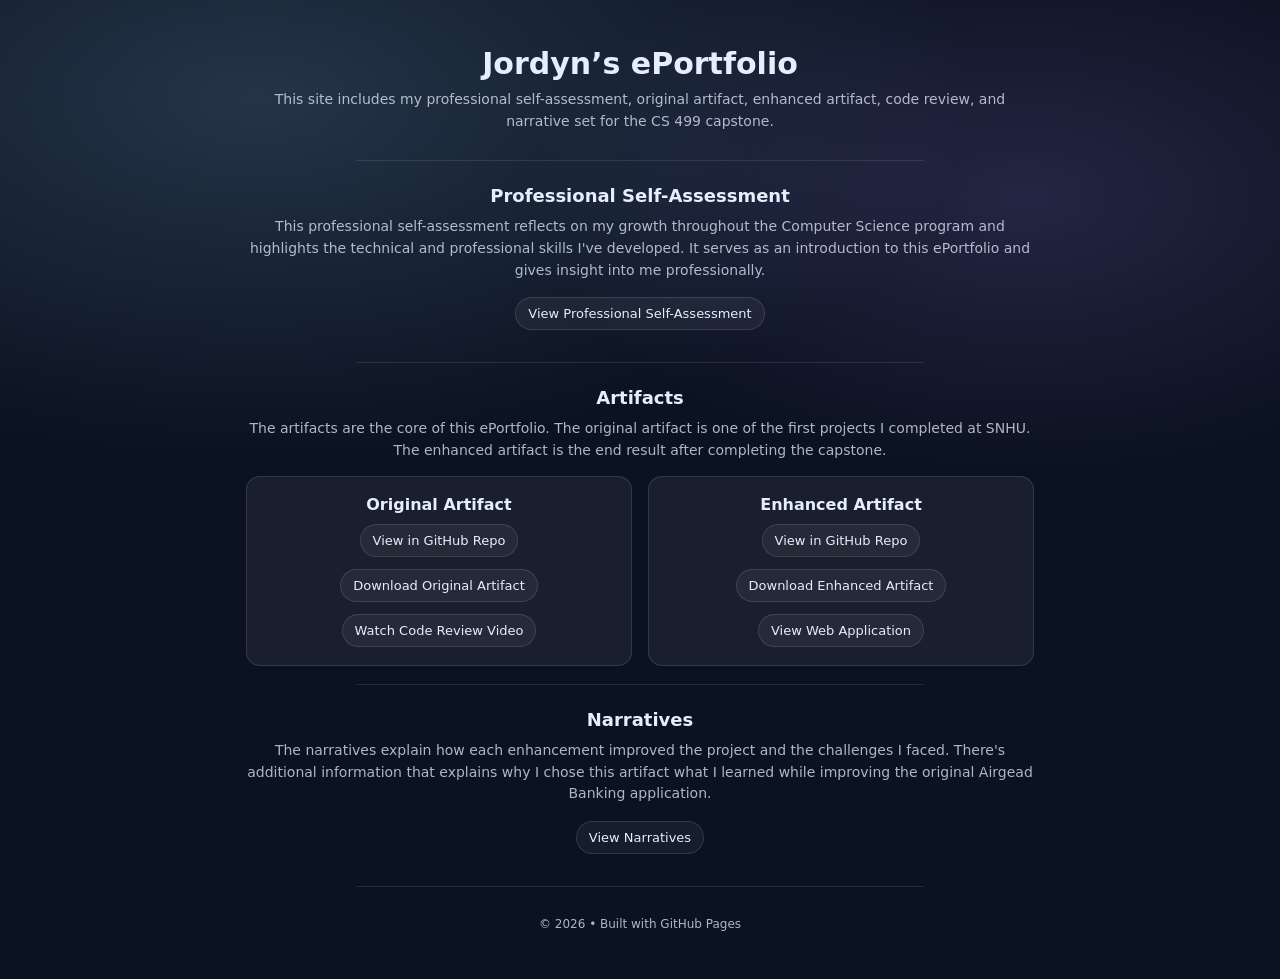
<file: index.html>
<!doctype html>
<html lang="en">

<head>
    <meta charset="utf-8" />
    <meta name="viewport" content="width=device-width, initial-scale=1" />
    <title>CS 499 ePortfolio</title>
    <link rel="stylesheet" href="style.css" />
</head>

<body>
    <div class="container">

        <header class="siteHeader">
            <h1>Jordyn’s ePortfolio</h1>
            <p>
                This site includes my professional self-assessment, original artifact, enhanced artifact, code review, and narrative
                set for the CS 499 capstone.
            </p>
        </header>

        <div class="divider"></div>

        <!-- Professional Self-Assessment -->
        <section class="sectionBlock">
            <h2 class="sectionTitle">Professional Self-Assessment</h2>
            <p>
                This professional self-assessment reflects on my growth throughout the Computer Science program and
                highlights the technical and professional skills I've developed. It serves as an introduction to
                this ePortfolio and gives insight into me professionally.
            </p>
            <div class="btnRow btnRowStack">
            <a class="btn" href="self-assessment.html">
                View Professional Self-Assessment
            </a>
        </div>
        </section>

        <div class="divider"></div>

        <!-- Artifacts -->
        <section class="sectionBlock">
            <h2 class="sectionTitle">Artifacts</h2>
            <p>
                The artifacts are the core of this ePortfolio. The original artifact is one of the first projects I
                completed at SNHU. The enhanced artifact is the end result after completing the capstone.
            </p>
        </section>

        <!-- Two-column artifact cards -->
        <div class="artifactGrid">

            <!-- Original Artifact -->
            <section class="card">
                <h2 class="sectionSubTitle">Original Artifact</h2>
                <div class="btnRow">
                    <a class="btn" href="https://github.com/jordynprisco/airgeadbanking" target="_blank" rel="noopener">
                        View in GitHub Repo
                    </a>
                    <a class="btn" href="artifacts/original/Airgead_Banking.zip" download>
                        Download Original Artifact
                    </a>
                    <a class="btn" href="https://www.loom.com/share/ae7c4a6be4904a34b52326e67eb0e772" target="_blank"
                        rel="noopener">
                        Watch Code Review Video
                    </a>
                </div>
            </section>

            <!-- Enhanced Artifact -->
            <section class="card">
                <h2 class="sectionSubTitle">Enhanced Artifact</h2>
                <div class="btnRow">
                    <a class="btn" href="https://github.com/jordynprisco/AirgeadBanking_WebApp" target="_blank" rel="noopener">
                        View in GitHub Repo
                    </a>
                    <a class="btn" href="artifacts/enhanced/Airgead_Banking_Enhanced.zip" download>
                        Download Enhanced Artifact
                    </a>
                    <a class="btn" href="https://jordynprisco.github.io/AirgeadBanking_WebApp/" target="_blank"
                        rel="noopener">
                        View Web Application
                    </a>
                </div>
            </section>

        </div>

        <div class="divider"></div>

        <!-- Narratives -->
        <section class="sectionBlock">
            <h2 class="sectionTitle">Narratives</h2>
            <p>
                The narratives explain how each enhancement improved the project and the challenges I faced. There's
                additional information that explains why I chose this artifact what I learned while improving the
                original Airgead Banking application.
            </p>
            <div class="btnRow btnRowStack">
            <a class="btn" href="narratives.html">View Narratives</a>
        </div>
        </section>

        <div class="divider"></div>

        <footer>
            <p>© 2026 • Built with GitHub Pages</p>
        </footer>

    </div>
</body>

</html>
</file>
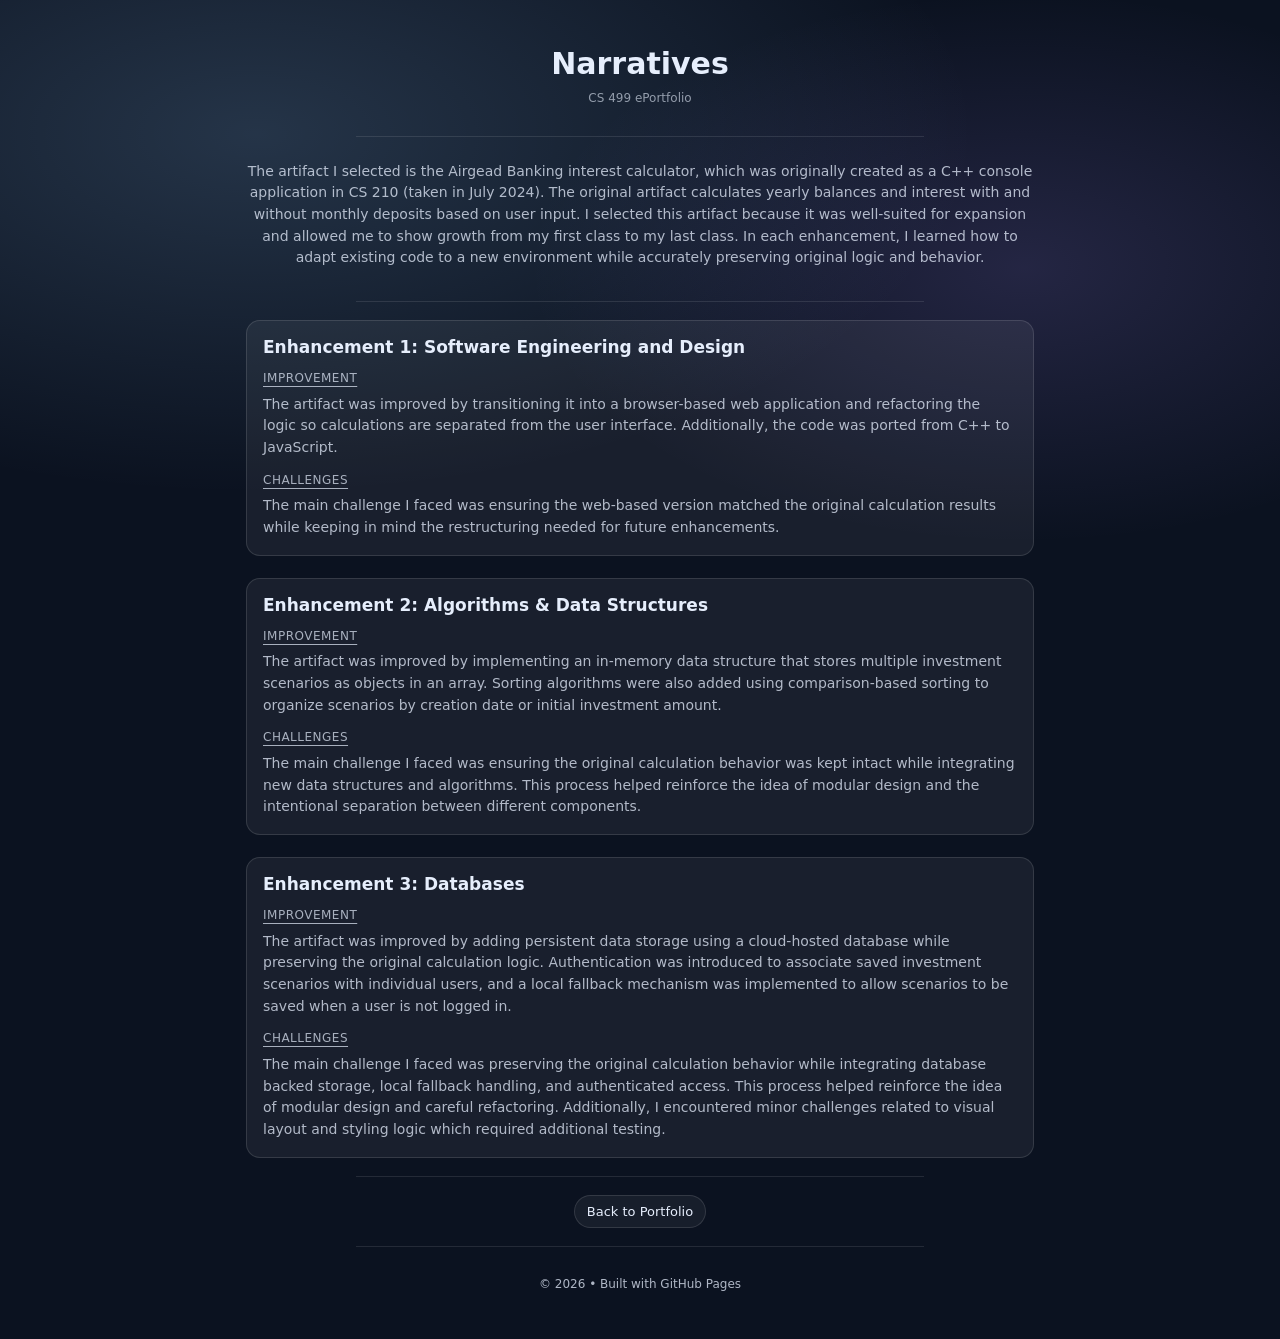
<file: narratives.html>
<!doctype html>
<html lang="en">

<head>
    <meta charset="utf-8" />
    <meta name="viewport" content="width=device-width, initial-scale=1" />
    <title>Narratives • CS 499 ePortfolio</title>
    <link rel="stylesheet" href="style.css" />
</head>

<body>
    <div class="container">

        <header class="siteHeader">
            <h1>Narratives</h1>
            <p class="meta">CS 499 ePortfolio</p>
        </header>

        <div class="divider"></div>

        <!-- Narratives -->
        <section class="sectionBlock">
            <p>
                The artifact I selected is the Airgead Banking interest calculator, which was originally created as a
                C++ console application in CS 210 (taken in July 2024). The original artifact calculates yearly balances
                and interest with and without monthly deposits based on user input. I selected this artifact because it
                was well-suited for expansion and allowed me to show growth from my first class to my last class. In
                each enhancement, I learned how to adapt existing code to a new environment while accurately preserving
                original logic and behavior.
            </p>
        </section>

        <div class="divider"></div>

        <!-- Enhancements -->
        <div class="narrativeLayout">

            <!-- E1 -->
            <article class="enhCol">
                <h3 class="enhTitle">Enhancement 1: Software Engineering and Design</h3>

                <div class="enhSub">
                    <p class="enhLabel">Improvement</p>
                    <p class="enhText">
                        The artifact was improved by transitioning it into a browser-based web application and
                        refactoring the logic so calculations are separated from the user interface. Additionally, the
                        code was ported from C++ to JavaScript.
                    </p>
                </div>

                <div class="enhSub">
                    <p class="enhLabel">Challenges</p>
                    <p class="enhText">
                        The main challenge I faced was ensuring the web-based version matched the original calculation
                        results while keeping in mind the restructuring needed for future enhancements.
                    </p>
                </div>
            </article>

            <!-- E2 -->
            <article class="enhCol">
                <h3 class="enhTitle">Enhancement 2: Algorithms &amp; Data Structures</h3>

                <div class="enhSub">
                    <p class="enhLabel">Improvement</p>
                    <p class="enhText">
                        The artifact was improved by implementing an in-memory data structure that stores multiple
                        investment scenarios as objects in an array. Sorting algorithms were also added using
                        comparison-based sorting to organize scenarios by creation date or initial investment amount.
                    </p>
                </div>

                <div class="enhSub">
                    <p class="enhLabel">Challenges</p>
                    <p class="enhText">
                        The main challenge I faced was ensuring the original calculation behavior was kept intact while
                        integrating new data structures and algorithms. This process helped reinforce the idea of
                        modular design and the intentional separation between different components.
                    </p>
                </div>
            </article>

            <!-- E3 -->
            <article class="enhCol">
                <h3 class="enhTitle">Enhancement 3: Databases</h3>

                <div class="enhSub">
                    <p class="enhLabel">Improvement</p>
                    <p class="enhText">
                        The artifact was improved by adding persistent data storage using a cloud-hosted database while
                        preserving the original calculation logic. Authentication was introduced to associate saved
                        investment scenarios with individual users, and a local fallback mechanism was implemented to
                        allow scenarios to be saved when a user is not logged in.
                    </p>
                </div>

                <div class="enhSub">
                    <p class="enhLabel">Challenges</p>
                    <p class="enhText">
                        The main challenge I faced was preserving the original calculation behavior while integrating
                        database backed storage, local fallback handling, and authenticated access. This process helped
                        reinforce the idea of modular design and careful refactoring. Additionally, I encountered minor
                        challenges related to visual layout and styling logic which required additional testing.
                    </p>
                </div>
            </article>
        </div>

        <div class="divider"></div>

        <div class="btnRow btnRowStack">
            <a class="btn btnGhost" href="index.html">Back to Portfolio</a>
        </div>

        <div class="divider"></div>

        <footer>
            <p>© 2026 • Built with GitHub Pages</p>
        </footer>

    </div>
</body>

</html>
</file>
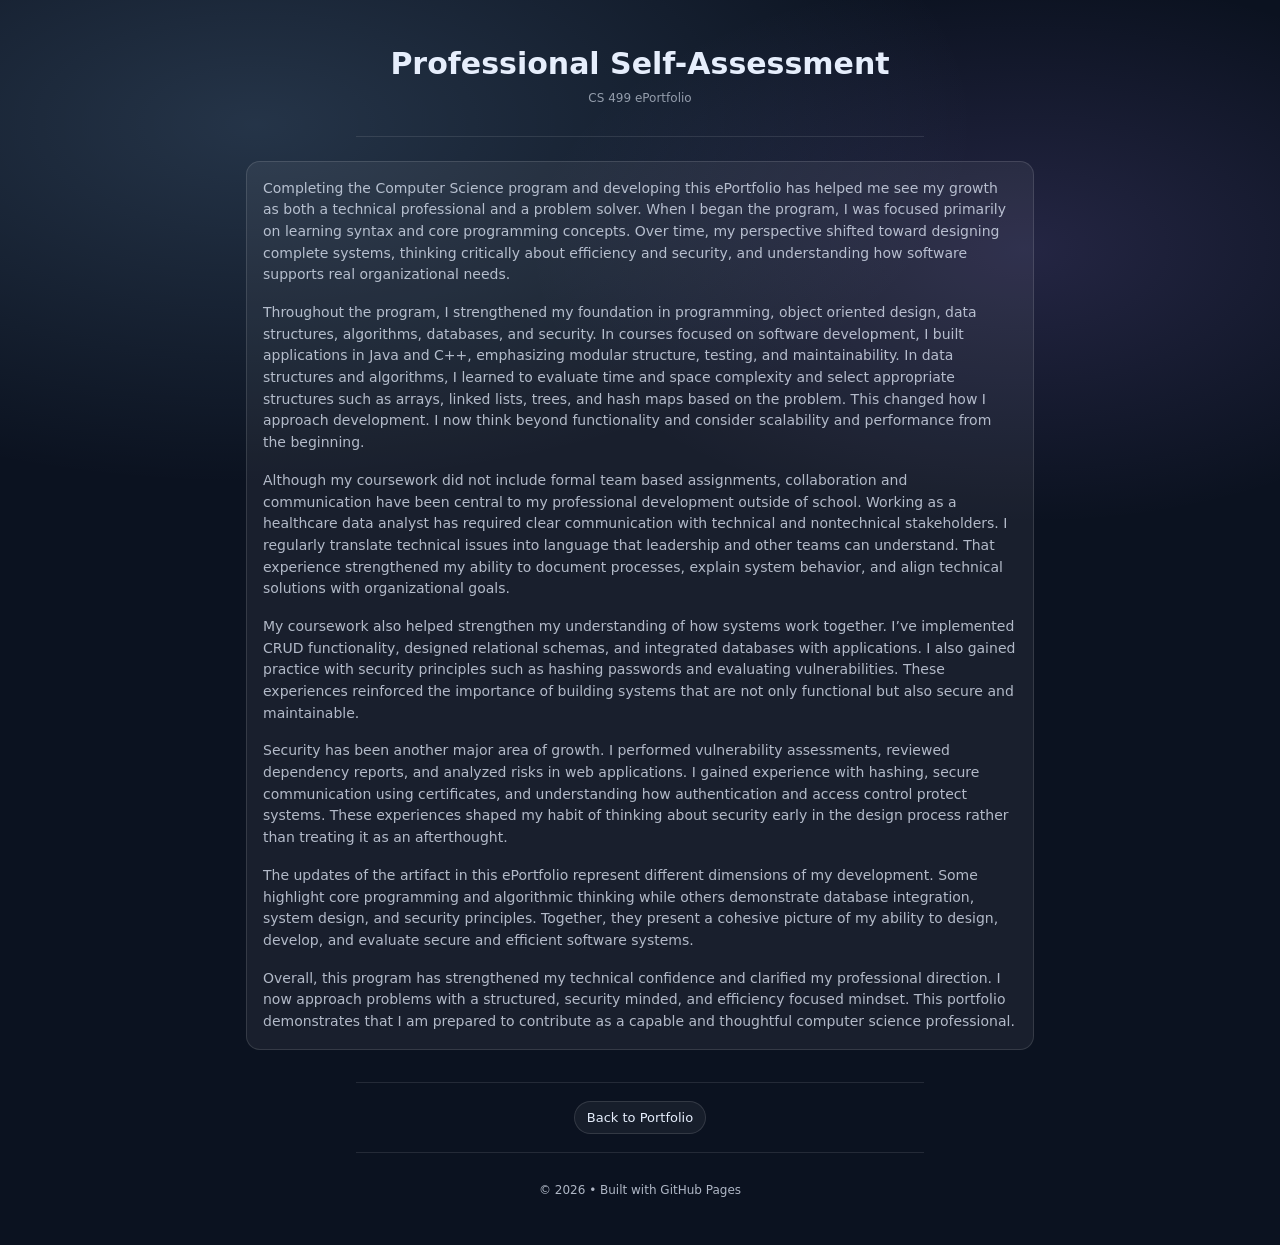
<file: self-assessment.html>
<!doctype html>
<html lang="en">

<head>
  <meta charset="utf-8" />
  <meta name="viewport" content="width=device-width, initial-scale=1" />
  <title>Professional Self-Assessment • CS 499 ePortfolio</title>
  <link rel="stylesheet" href="style.css" />
</head>

<body>
  <div class="container">

    <header class="siteHeader">
      <h1>Professional Self-Assessment</h1>
      <p class="meta">
        CS 499 ePortfolio
      </p>
    </header>

    <div class="divider"></div>

    <section class="sectionBlock" style="text-align: left;">
<article class="enhCol">
      <div class="overviewCard">

        <p class="overviewText">
          Completing the Computer Science program and developing this ePortfolio has helped me see my growth as both a
          technical professional and a problem solver. When I began the program, I was focused primarily on learning
          syntax and core programming concepts. Over time, my perspective shifted toward designing complete systems,
          thinking critically about efficiency and security, and understanding how software supports real organizational
          needs.
        </p>

        <p class="overviewText" style="margin-top: 16px;">
          Throughout the program, I strengthened my foundation in programming, object oriented design, data structures,
          algorithms, databases, and security. In courses focused on software development, I built applications in Java
          and C++, emphasizing modular structure, testing, and maintainability. In data structures and algorithms, I
          learned to evaluate time and space complexity and select appropriate structures such as arrays, linked lists,
          trees, and hash maps based on the problem. This changed how I approach development. I now think beyond
          functionality and consider scalability and performance from the beginning.
        </p>

        <p class="overviewText" style="margin-top: 16px;">
          Although my coursework did not include formal team based assignments, collaboration and communication have
          been central to my professional development outside of school. Working as a healthcare data analyst has
          required clear communication with technical and nontechnical stakeholders. I regularly translate technical
          issues into language that leadership and other teams can understand. That experience strengthened my ability
          to document processes, explain system behavior, and align technical solutions with organizational goals.
        </p>

        <p class="overviewText" style="margin-top: 16px;">
          My coursework also helped strengthen my understanding of how systems work together. I’ve implemented CRUD
          functionality, designed relational schemas, and integrated databases with applications. I also gained practice
          with security principles such as hashing passwords and evaluating vulnerabilities. These experiences
          reinforced the importance of building systems that are not only functional but also secure and maintainable.
        </p>

        <p class="overviewText" style="margin-top: 16px;">
          Security has been another major area of growth. I performed vulnerability assessments, reviewed dependency
          reports, and analyzed risks in web applications. I gained experience with hashing, secure communication using
          certificates, and understanding how authentication and access control protect systems. These experiences
          shaped my habit of thinking about security early in the design process rather than treating it as an
          afterthought.
        </p>

        <p class="overviewText" style="margin-top: 16px;">
          The updates of the artifact in this ePortfolio represent different dimensions of my development. Some
          highlight core programming and algorithmic thinking while others demonstrate database integration, system
          design, and security principles. Together, they present a cohesive picture of my ability to design, develop,
          and evaluate secure and efficient software systems.
        </p>

        <p class="overviewText" style="margin-top: 16px;">
          Overall, this program has strengthened my technical confidence and clarified my professional direction. I now
          approach problems with a structured, security minded, and efficiency focused mindset. This portfolio
          demonstrates that I am prepared to contribute as a capable and thoughtful computer science professional.
        </p>

      </div>
</article>
    </section>

    <div class="divider"></div>

    <div class="btnRow">
      <a class="btn btnGhost" href="index.html">
        Back to Portfolio
      </a>
    </div>

    <div class="divider"></div>

    <footer>
      <p>© 2026 • Built with GitHub Pages</p>
    </footer>

  </div>
</body>

</html>
</file>
<file: style.css>
:root {
  --bg: #0b1220;
  --card: rgba(255,255,255,0.06);
  --text: #e6eefc;
  --muted: rgba(230,238,252,0.75);
  --border: rgba(255,255,255,0.12);
  --link: #9ad0ff;
  --linkHover: #c7e6ff;
  --radius: 14px;
}

* { box-sizing: border-box; }

body {
  margin: 0;
  font-family: system-ui, -apple-system, Segoe UI, Roboto, Arial, sans-serif;
  font-size: 14px;
  color: var(--text);
  background:
    radial-gradient(1200px 600px at 20% 10%, rgba(154,208,255,0.18), transparent 60%),
    radial-gradient(900px 500px at 80% 20%, rgba(167,139,250,0.16), transparent 55%),
    var(--bg);
}

.container {
  max-width: 820px;
  margin: 0 auto;
  padding: 46px 16px;
}

/* Header */
.siteHeader {
  text-align: center;
  margin-bottom: 28px;
}

h1 {
  margin: 0 0 8px;
  font-size: 30px;
}

p {
  margin: 0;
  color: var(--muted);
  line-height: 1.55;
}

.meta {
  margin-top: 6px;
  font-size: 12px;
  color: rgba(230,238,252,0.6);
}

/* Sections */
.sectionBlock {
  text-align: center;
  padding: 6px 0 14px;
}

/* Add breathing room between section paragraph and the button row */
.sectionBlock .btnRow {
  margin-top: 16px;
}

.sectionTitle {
  margin: 0 0 10px;
  font-size: 18px;
}

.sectionSubTitle {
  margin: 0 0 10px;
  font-size: 16px;
}

.divider {
  height: 1px;
  background: rgba(255,255,255,0.10);
  margin: 18px auto;
  width: 72%;
}

.card {
  background: var(--card);
  border: 1px solid var(--border);
  border-radius: var(--radius);
  padding: 18px;
  text-align: center;
}

/* Two-column artifact layout */
.artifactGrid {
  display: grid;
  gap: 16px;
}

@media (min-width: 860px) {
  .artifactGrid {
    grid-template-columns: repeat(2, 1fr);
  }
}

/* Buttons */
.btnRow {
  display: flex;
  justify-content: center;
  gap: 10px;
  flex-wrap: wrap;
}

/* Stack buttons vertically inside artifact cards */
.card .btnRow {
  flex-direction: column;
  align-items: center;
  gap: 12px;
}

.btn {
  padding: 8px 12px;
  border-radius: 999px;
  border: 1px solid var(--border);
  background: rgba(255,255,255,0.05);
  color: var(--text);
  text-decoration: none;
  transition: transform 0.2s ease, background 0.2s ease, border-color 0.2s ease;
  font-size: 13px;
}

.btn:hover {
  background: rgba(255,255,255,0.10);
  border-color: rgba(255,255,255,0.18);
  transform: translateY(-1px);
}

.btnRowStack {
  margin-top: 12px;
}

/* Narratives layout */
.narrativeLayout {
  display: flex;
  flex-direction: column;
  gap: 22px;
}

.enhCol {
  background: var(--card);
  border: 1px solid var(--border);
  border-radius: var(--radius);
  padding: 16px;
  text-align: left;
}

.enhTitle {
  margin: 0 0 6px;
  font-size: 17px;
}

.enhSub {
  margin-top: 12px;
}

.enhLabel {
  margin-bottom: 6px;
  font-size: 12px;
  text-transform: uppercase;
  letter-spacing: 0.5px;
  color: rgba(230,238,252,0.7);
  text-decoration: underline;
  text-underline-offset: 4px;
  text-decoration-thickness: 1px;
}

.enhText {
  margin: 0;
  color: var(--muted);
  line-height: 1.55;
}

/* Footer */
footer {
  margin-top: 28px;
  text-align: center;
  font-size: 12px;
  color: rgba(230,238,252,0.5);
}
</file>
